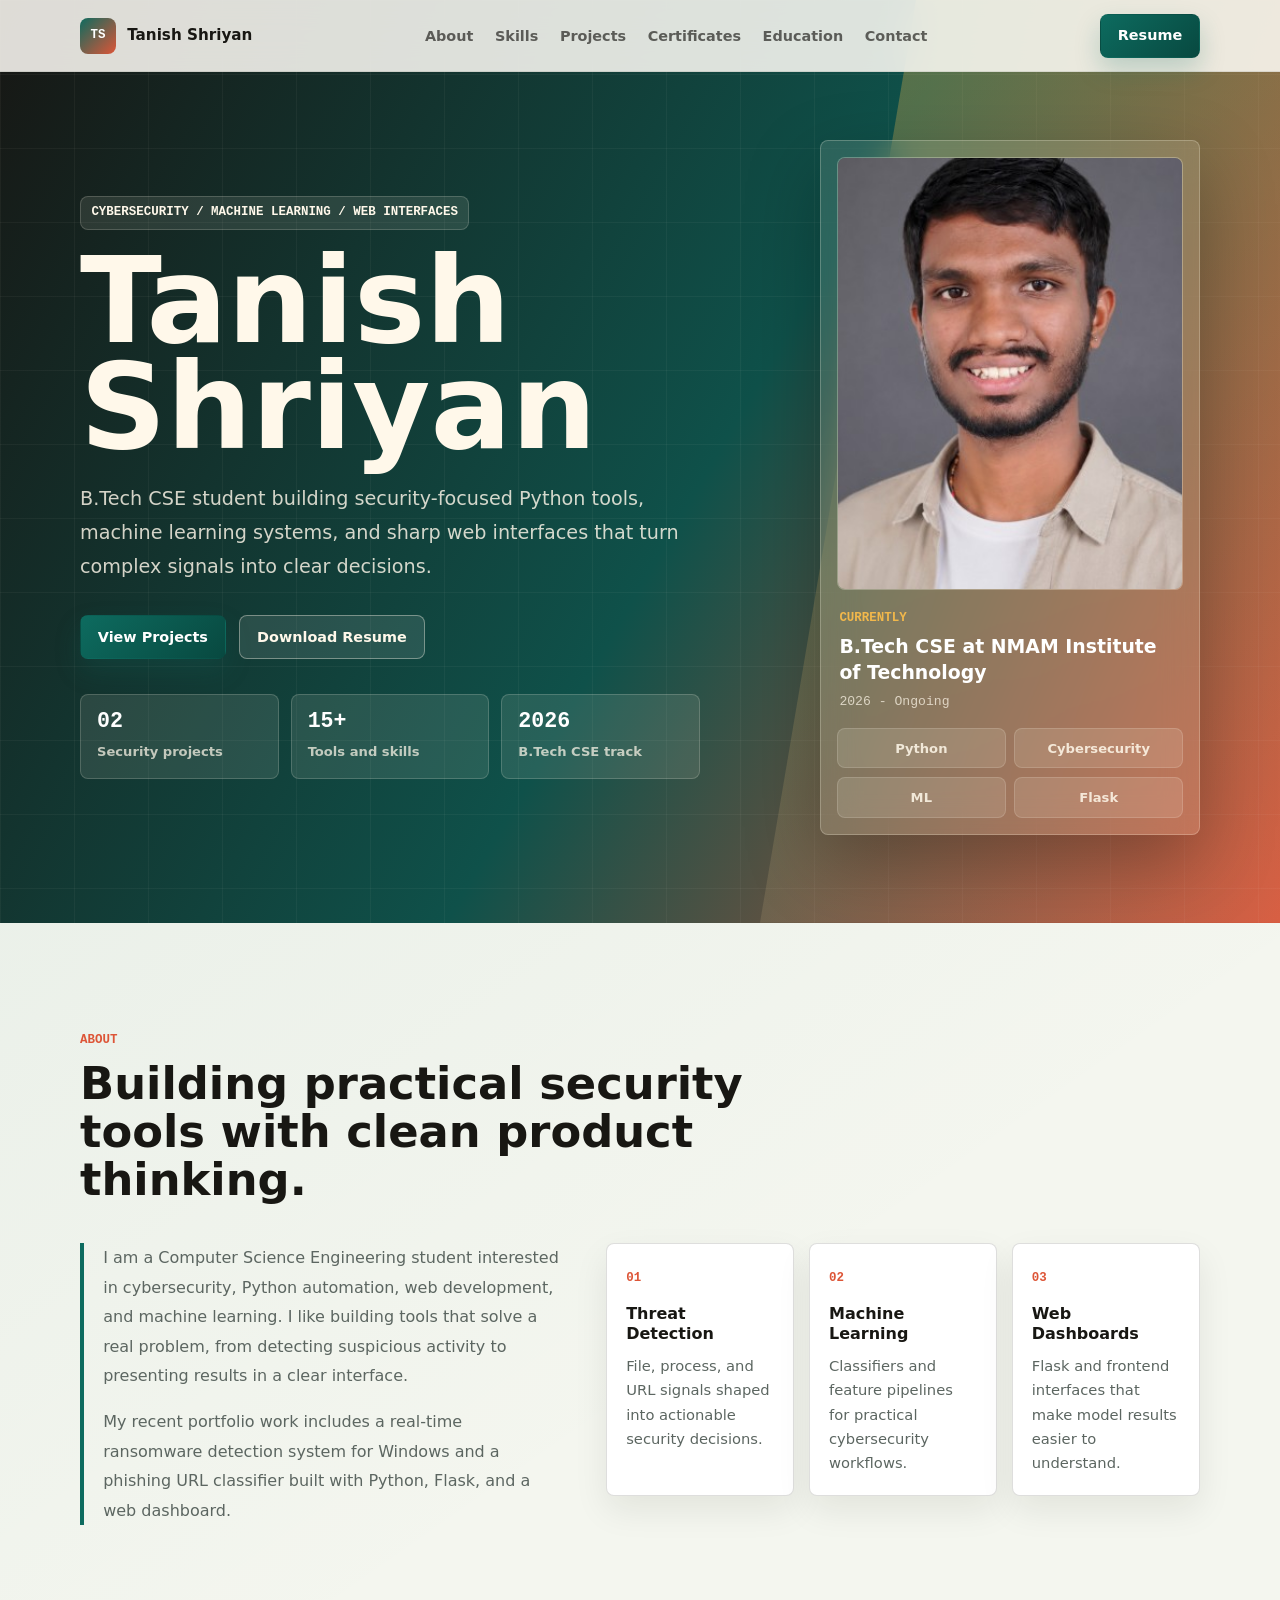
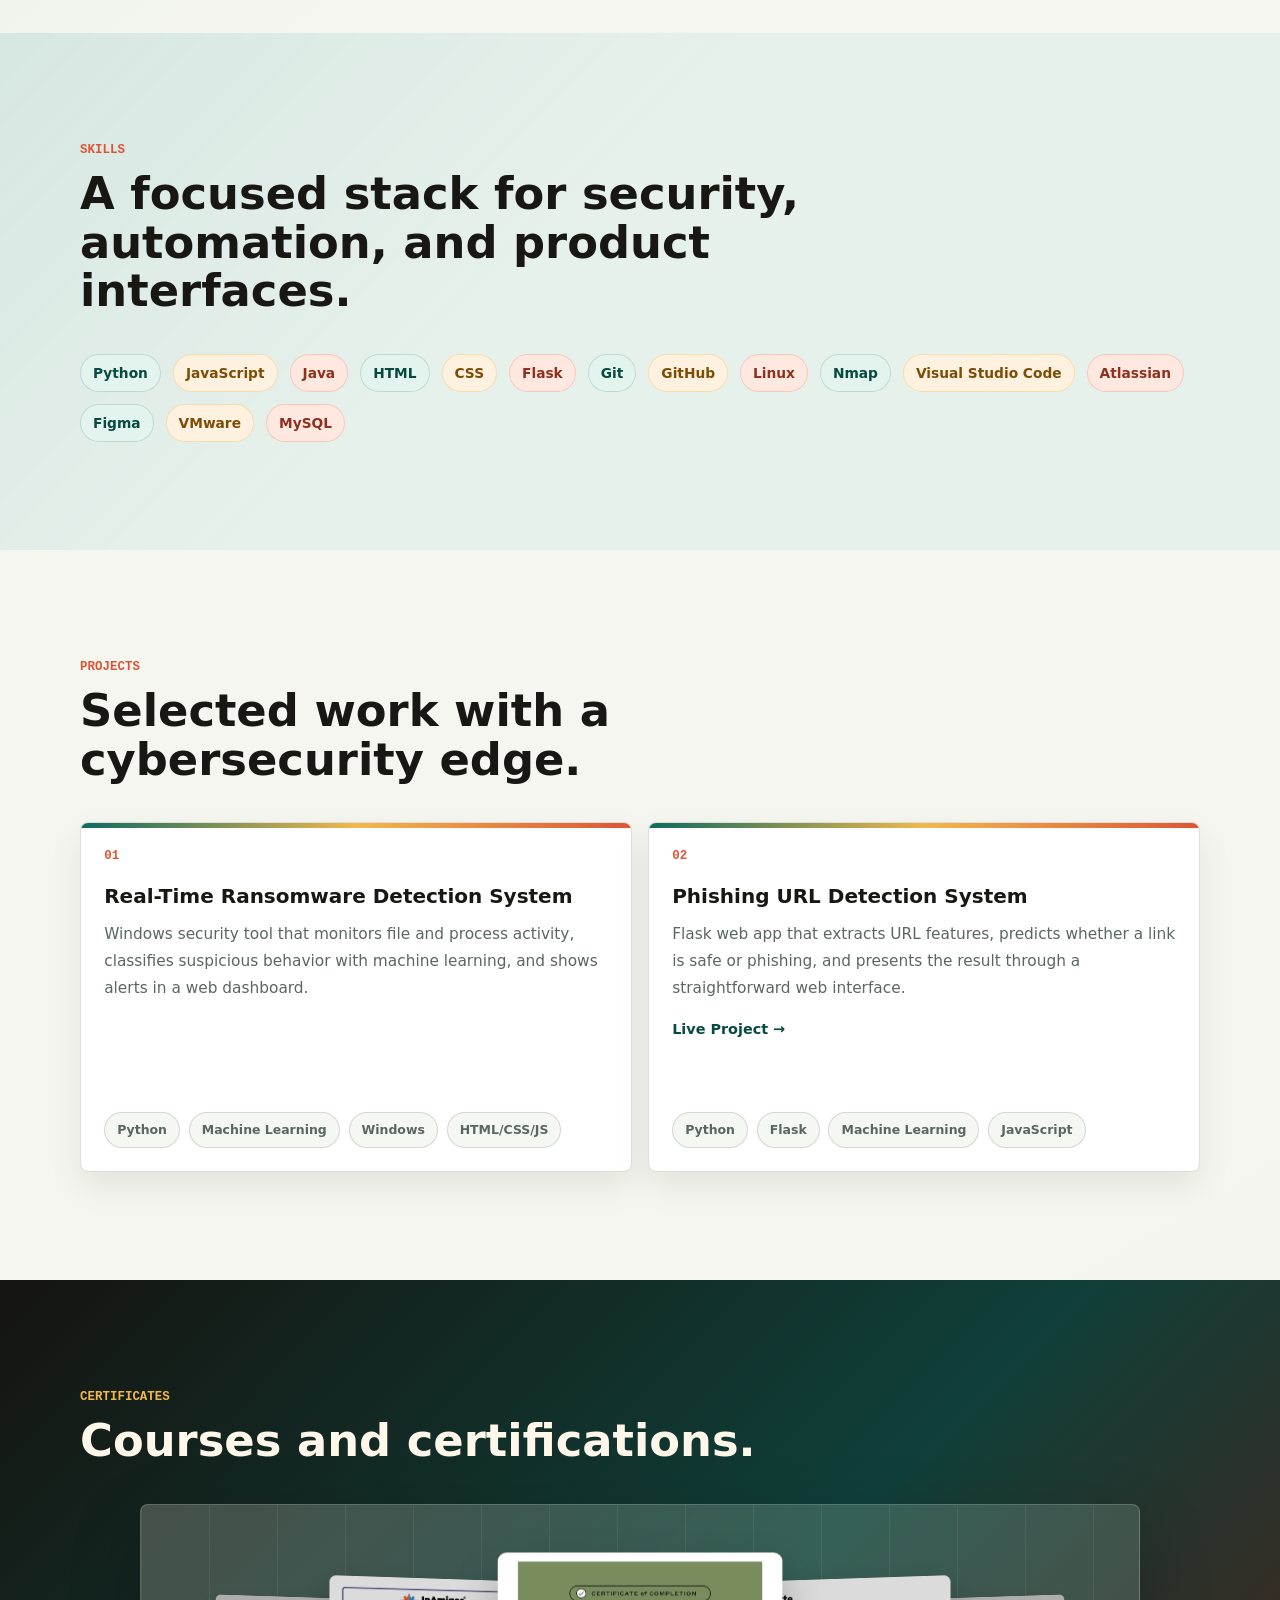
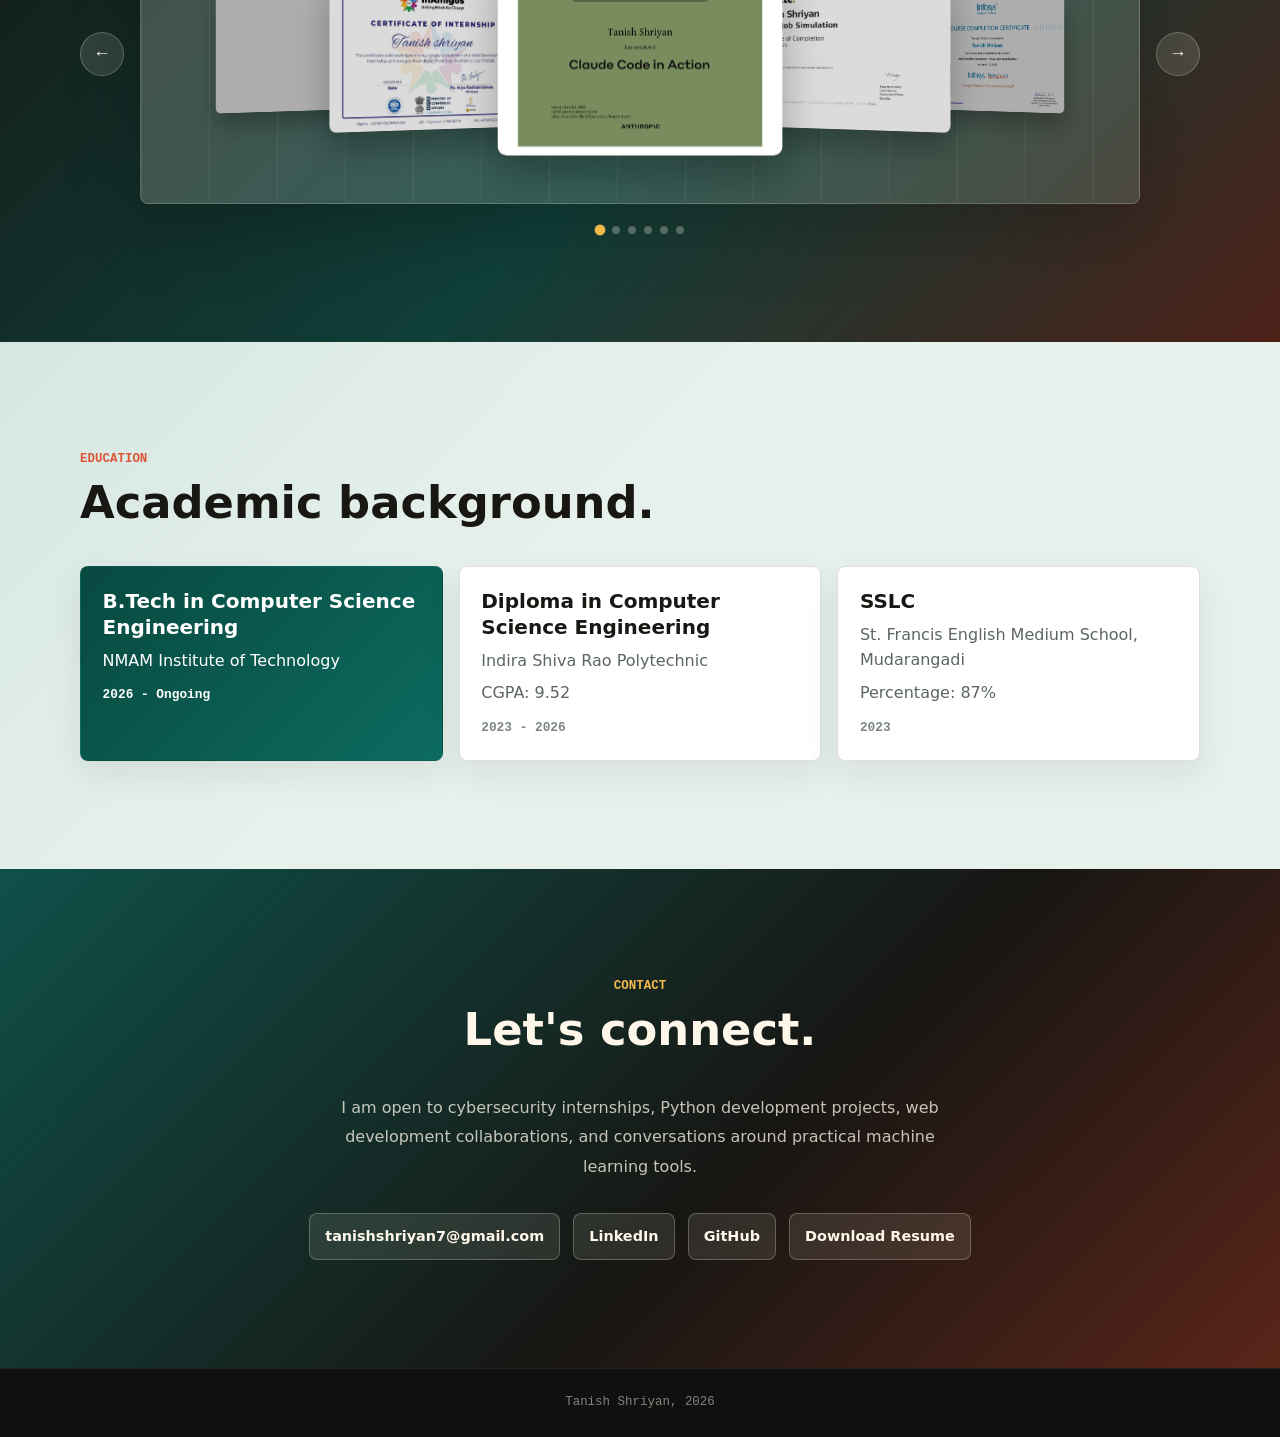
<file: index.html>
<!DOCTYPE html>
<html lang="en">
<head>
  <meta charset="UTF-8"/>
  <meta name="viewport" content="width=device-width, initial-scale=1.0"/>
  <title>Tanish Shriyan | Cybersecurity &amp; Web Development Portfolio</title>
  <meta name="description" content="Tanish Shriyan is a Computer Science Engineering student building Python cybersecurity tools, machine learning projects, Flask apps, phishing URL detection, and ransomware detection systems."/>
  <meta name="author" content="Tanish Shriyan"/>
  <meta name="robots" content="index, follow, max-snippet:-1, max-image-preview:large, max-video-preview:-1"/>
  <link rel="canonical" href="https://tanishshriyan.github.io/"/>
  <link rel="canonical" href="https://tanishshriyan.vercel.app"/>
  <meta property="og:type" content="profile"/>
  <meta property="og:url" content="https://tanishshriyan.github.io/"/>
  <meta property="og:title" content="Tanish Shriyan | Cybersecurity &amp; Web Development Portfolio"/>
  <meta property="og:description" content="Computer Science Engineering portfolio featuring Python cybersecurity tools, machine learning projects, Flask apps, phishing URL detection, and ransomware detection systems."/>
  <meta property="og:site_name" content="Tanish Shriyan Portfolio"/>
  <meta property="og:locale" content="en_IN"/>
  <meta property="profile:first_name" content="Tanish"/>
  <meta property="profile:last_name" content="Shriyan"/>
  <meta name="twitter:card" content="summary"/>
  <meta name="twitter:title" content="Tanish Shriyan | Cybersecurity &amp; Web Development Portfolio"/>
  <meta name="twitter:description" content="Python cybersecurity, machine learning, Flask, phishing URL detection, ransomware detection, and web development projects by Tanish Shriyan."/>
  <meta name="theme-color" content="#0d5f56"/>
  <link rel="stylesheet" href="styles.css"/>
  <script type="application/ld+json">
  {
    "@context": "https://schema.org",
    "@graph": [
      {
        "@type": "Person",
        "@id": "https://tanishshriyan.github.io/#person",
        "name": "Tanish Shriyan",
        "url": "https://tanishshriyan.github.io/",
        "jobTitle": "Computer Science Engineering Student",
        "description": "Computer Science Engineering student focused on Python cybersecurity tools, machine learning projects, Flask web apps, phishing URL detection, and ransomware detection systems.",
        "alumniOf": {
          "@type": "EducationalOrganization",
          "name": "Indira Shiva Rao Polytechnic"
        },
        "affiliation": {
          "@type": "EducationalOrganization",
          "name": "NMAM Institute of Technology"
        },
        "knowsAbout": [
          "Cybersecurity",
          "Python",
          "Machine Learning",
          "Flask",
          "Web Development",
          "Ransomware Detection",
          "Phishing URL Detection",
          "JavaScript",
          "Linux"
        ],
        "sameAs": [
          "https://www.linkedin.com/in/tanishshriyan",
          "https://github.com/Tanishshriyan",
          "https://tanishshriyan.vercel.app"
        ]
      },
      {
        "@type": "WebSite",
        "@id": "https://tanishshriyan.github.io/#website",
        "url": "https://tanishshriyan.github.io/",
        "name": "Tanish Shriyan Portfolio",
        "description": "Portfolio of Tanish Shriyan, featuring cybersecurity, Python, machine learning, Flask, and web development projects.",
        "publisher": {
          "@id": "https://tanishshriyan.github.io/#person"
        },
        "inLanguage": "en"
      },
      {
        "@type": "ProfilePage",
        "@id": "https://tanishshriyan.github.io/#profile",
        "url": "https://tanishshriyan.github.io/",
        "name": "Tanish Shriyan Cybersecurity and Web Development Portfolio",
        "description": "A portfolio page for Tanish Shriyan with Python cybersecurity projects, machine learning tools, and web development work.",
        "isPartOf": {
          "@id": "https://tanishshriyan.github.io/#website"
        },
        "about": {
          "@id": "https://tanishshriyan.github.io/#person"
        },
        "mainEntity": {
          "@id": "https://tanishshriyan.github.io/#person"
        },
        "keywords": [
          "Tanish Shriyan",
          "cybersecurity portfolio",
          "Python developer",
          "machine learning projects",
          "Flask developer",
          "ransomware detection system",
          "phishing URL detection",
          "web development portfolio",
          "Computer Science Engineering student",
          "tanishshriyan",
          "Tanishshriyan"
        ],
        "inLanguage": "en"
      },
      {
        "@type": "ItemList",
        "@id": "https://tanishshriyan.github.io/#projects-list",
        "name": "Cybersecurity and Web Development Projects",
        "itemListElement": [
          {
            "@type": "ListItem",
            "position": 1,
            "item": {
              "@type": "SoftwareSourceCode",
              "name": "Real-Time Ransomware Detection System",
              "description": "Windows cybersecurity tool that monitors file and process activity, classifies suspicious behavior with machine learning, and shows alerts in a web dashboard.",
              "programmingLanguage": [
                "Python",
                "JavaScript",
                "HTML",
                "CSS"
              ],
              "keywords": [
                "ransomware detection",
                "cybersecurity",
                "machine learning",
                "Windows security"
              ],
              "url": "https://tanishshriyan.github.io/#project-ransomware-detection",
              "author": {
                "@id": "https://tanishshriyan.github.io/#person"
              }
            }
          },
          {
            "@type": "ListItem",
            "position": 2,
            "item": {
              "@type": "SoftwareSourceCode",
              "name": "Phishing URL Detection System",
              "description": "Flask web app that extracts URL features, predicts whether a link is safe or phishing, and presents the result through a clear web interface.",
              "programmingLanguage": [
                "Python",
                "Flask",
                "JavaScript",
                "HTML",
                "CSS"
              ],
              "keywords": [
                "phishing URL detection",
                "cybersecurity",
                "Flask app",
                "machine learning classifier"
              ],
              "url": "https://phishing-detection-76wr.onrender.com",
              "author": {
                "@id": "https://tanishshriyan.github.io/#person"
              }
            }
          }
        ]
      }
    ]
  }
  </script>
</head>
<body>
  <nav class="site-nav" id="navbar" aria-label="Primary navigation">
    <a href="#hero" class="nav-logo" aria-label="Tanish Shriyan home">
      <span class="nav-mark">TS</span>
      <span>Tanish Shriyan</span>
    </a>

    <ul class="nav-links">
      <li><a href="#about">About</a></li>
      <li><a href="#skills">Skills</a></li>
      <li><a href="#projects">Projects</a></li>
      <li><a href="#certificates">Certificates</a></li>
      <li><a href="#education">Education</a></li>
      <li><a href="#contact">Contact</a></li>
    </ul>

    <a href="Tanish_Resume.pdf" class="nav-cta" download>Resume</a>

    <button class="hamburger" id="hamburger" type="button" aria-label="Open menu" aria-expanded="false">
      <span></span>
      <span></span>
      <span></span>
    </button>
  </nav>

  <div class="mobile-menu" id="mobileMenu">
    <a href="#about">About</a>
    <a href="#skills">Skills</a>
    <a href="#projects">Projects</a>
    <a href="#certificates">Certificates</a>
    <a href="#education">Education</a>
    <a href="#contact">Contact</a>
    <a href="Tanish_Resume.pdf" download>Download Resume</a>
  </div>

  <main>
    <section id="hero" class="hero-section">
      <div class="hero-content reveal">
        <p class="hero-kicker">Cybersecurity / Machine Learning / Web Interfaces</p>
        <h1>Tanish Shriyan</h1>
        <p class="hero-lede">
          B.Tech CSE student building security-focused Python tools, machine learning systems,
          and sharp web interfaces that turn complex signals into clear decisions.
        </p>

        <div class="hero-actions">
          <a href="#projects" class="button button-primary">View Projects</a>
          <a href="Tanish_Resume.pdf" class="button button-secondary" download>Download Resume</a>
        </div>

        <div class="hero-metrics" aria-label="Portfolio highlights">
          <div>
            <strong>02</strong>
            <span>Security projects</span>
          </div>
          <div>
            <strong>15+</strong>
            <span>Tools and skills</span>
          </div>
          <div>
            <strong>2026</strong>
            <span>B.Tech CSE track</span>
          </div>
        </div>
      </div>

      <aside class="hero-panel reveal" aria-label="Profile summary">
        <div class="portrait-shell">
          <img src="certificates/profile.jpeg" alt="Tanish Shriyan" class="hero-avatar" fetchpriority="high" decoding="async" />
        </div>

        <div class="profile-summary">
          <p class="panel-label">Currently</p>
          <h2>B.Tech CSE at NMAM Institute of Technology</h2>
          <p>2026 - Ongoing</p>
        </div>

        <div class="focus-strip" aria-label="Core focus areas">
          <span>Python</span>
          <span>Cybersecurity</span>
          <span>ML</span>
          <span>Flask</span>
        </div>
      </aside>
    </section>

    <section id="about" class="section">
      <div class="section-heading reveal">
        <p class="eyebrow">About</p>
        <h2>Building practical security tools with clean product thinking.</h2>
      </div>

      <div class="about-layout reveal">
        <div class="about-copy">
          <p>
            I am a Computer Science Engineering student interested in cybersecurity,
            Python automation, web development, and machine learning. I like building tools that
            solve a real problem, from detecting suspicious activity to presenting results in a
            clear interface.
          </p>
          <p>
            My recent portfolio work includes a real-time ransomware detection system for
            Windows and a phishing URL classifier built with Python, Flask, and a web dashboard.
          </p>
        </div>

        <div class="about-points" aria-label="Focus areas">
          <article class="about-point">
            <span>01</span>
            <h3>Threat Detection</h3>
            <p>File, process, and URL signals shaped into actionable security decisions.</p>
          </article>
          <article class="about-point">
            <span>02</span>
            <h3>Machine Learning</h3>
            <p>Classifiers and feature pipelines for practical cybersecurity workflows.</p>
          </article>
          <article class="about-point">
            <span>03</span>
            <h3>Web Dashboards</h3>
            <p>Flask and frontend interfaces that make model results easier to understand.</p>
          </article>
        </div>
      </div>
    </section>

    <section id="skills" class="section section-muted">
      <div class="section-heading reveal">
        <p class="eyebrow">Skills</p>
        <h2>A focused stack for security, automation, and product interfaces.</h2>
      </div>

      <div class="skills-list reveal">
        <span>Python</span>
        <span>JavaScript</span>
        <span>Java</span>
        <span>HTML</span>
        <span>CSS</span>
        <span>Flask</span>
        <span>Git</span>
        <span>GitHub</span>
        <span>Linux</span>
        <span>Nmap</span>
        <span>Visual Studio Code</span>
        <span>Atlassian</span>
        <span>Figma</span>
        <span>VMware</span>
        <span>MySQL</span>
      </div>
    </section>

    <section id="projects" class="section">
      <div class="section-heading reveal">
        <p class="eyebrow">Projects</p>
        <h2>Selected work with a cybersecurity edge.</h2>
      </div>

      <div class="project-grid">
        <article class="project-card reveal" id="project-ransomware-detection">
          <p class="project-index">01</p>
          <h3>Real-Time Ransomware Detection System</h3>
          <p>
            Windows security tool that monitors file and process activity, classifies suspicious
            behavior with machine learning, and shows alerts in a web dashboard.
          </p>
          <div class="project-tags">
            <span>Python</span>
            <span>Machine Learning</span>
            <span>Windows</span>
            <span>HTML/CSS/JS</span>
          </div>
        </article>

        <article class="project-card reveal" id="project-phishing-url-detection">
          <p class="project-index">02</p>
          <h3>Phishing URL Detection System</h3>
          <p>
            Flask web app that extracts URL features, predicts whether a link is safe or phishing,
            and presents the result through a straightforward web interface.
          </p>
          <a
            class="project-link"
            href="https://phishing-detection-76wr.onrender.com"
            target="_blank"
            rel="noopener noreferrer"
          >
            Live Project &#8594;
          </a>
          <div class="project-tags">
            <span>Python</span>
            <span>Flask</span>
            <span>Machine Learning</span>
            <span>JavaScript</span>
          </div>
        </article>
      </div>
    </section>

    <section id="certificates" class="section section-contrast">
      <div class="section-heading reveal">
        <p class="eyebrow">Certificates</p>
        <h2>Courses and certifications.</h2>
      </div>

      <div class="cert-slider reveal">
        <button class="cert-arrow cert-arrow-left" id="certPrev" type="button" aria-label="Previous certificate">&#8592;</button>

        <div class="cert-stage" id="certStage">
          <div class="cert-track" id="certTrack">
            <div class="cert-card"><img src="certificates/cert1.jpeg" alt="Certificate 1" loading="lazy" decoding="async" /></div>
            <div class="cert-card"><img src="certificates/cert2.jpeg" alt="Certificate 2" loading="lazy" decoding="async" /></div>
            <div class="cert-card"><img src="certificates/cert3.jpeg" alt="Certificate 3" loading="lazy" decoding="async" /></div>
            <div class="cert-card"><img src="certificates/cert4.jpg" alt="Certificate 4" loading="lazy" decoding="async" /></div>
            <div class="cert-card"><img src="certificates/cert5.jpeg" alt="Certificate 5" loading="lazy" decoding="async" /></div>
            <div class="cert-card"><img src="certificates/cert6.jpg" alt="Certificate 6" loading="lazy" decoding="async" /></div>
          </div>
        </div>

        <button class="cert-arrow cert-arrow-right" id="certNext" type="button" aria-label="Next certificate">&#8594;</button>
      </div>

      <div class="cert-dots" id="certDots"></div>
    </section>

    <section id="education" class="section section-muted">
      <div class="section-heading reveal">
        <p class="eyebrow">Education</p>
        <h2>Academic background.</h2>
      </div>

      <div class="education-list reveal">
        <div>
          <h3>B.Tech in Computer Science Engineering</h3>
          <p>NMAM Institute of Technology</p>
          <span>2026 - Ongoing</span>
        </div>
        <div>
          <h3>Diploma in Computer Science Engineering</h3>
          <p>Indira Shiva Rao Polytechnic</p>
          <p>CGPA: 9.52</p>
          <span>2023 - 2026</span>
        </div>
        <div>
          <h3>SSLC</h3>
          <p>St. Francis English Medium School, Mudarangadi</p>
          <p>Percentage: 87%</p>
          <span>2023</span>
        </div>
      </div>
    </section>

    <section id="contact" class="section contact-section">
      <div class="section-heading reveal">
        <p class="eyebrow">Contact</p>
        <h2>Let's connect.</h2>
      </div>

      <p class="contact-copy reveal">
        I am open to cybersecurity internships, Python development projects, web development
        collaborations, and conversations around practical machine learning tools.
      </p>

      <div class="contact-links reveal">
        <a href="mailto:tanishshriyan7@gmail.com">tanishshriyan7@gmail.com</a>
        <a href="https://www.linkedin.com/in/tanishshriyan" target="_blank" rel="noopener noreferrer">LinkedIn</a>
        <a href="https://github.com/Tanishshriyan" target="_blank" rel="noopener noreferrer">GitHub</a>
        <a href="Tanish_Resume.pdf" download>Download Resume</a>
      </div>
    </section>
  </main>

  <footer>
    <span>Tanish Shriyan, 2026</span>
  </footer>

  <script src="script.js"></script>
</body>
</html>
</file>
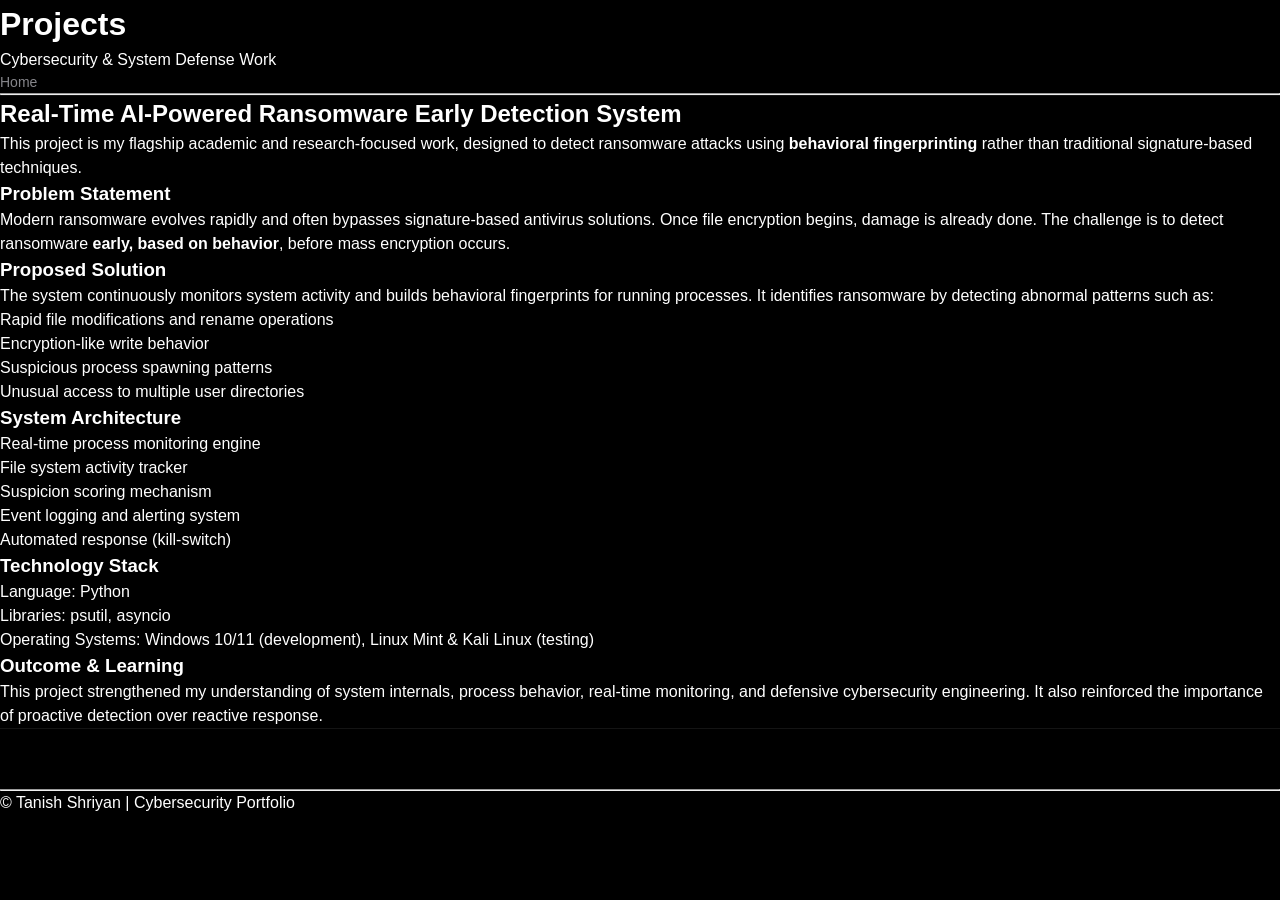
<file: projects.html>
<!DOCTYPE html>
<html lang="en">
<head>
<meta charset="UTF-8">
<title>Projects | Tanish Shriyan</title>
<meta name="viewport" content="width=device-width, initial-scale=1.0">
<link rel="stylesheet" href="style.css">
</head>

<body>

<header>
  <h1>Projects</h1>
  <p>Cybersecurity & System Defense Work</p>
  <nav>
    <a href="index.html">Home</a>
  </nav>
  <hr>
</header>

<main>

<section>
<h2>Real-Time AI-Powered Ransomware Early Detection System</h2>

<p>
This project is my flagship academic and research-focused work, designed to detect
ransomware attacks using <strong>behavioral fingerprinting</strong> rather than
traditional signature-based techniques.
</p>
</section>

<section>
<h3>Problem Statement</h3>
<p>
Modern ransomware evolves rapidly and often bypasses signature-based antivirus solutions.
Once file encryption begins, damage is already done. The challenge is to detect ransomware
<strong>early, based on behavior</strong>, before mass encryption occurs.
</p>
</section>

<section>
<h3>Proposed Solution</h3>
<p>
The system continuously monitors system activity and builds behavioral fingerprints
for running processes. It identifies ransomware by detecting abnormal patterns such as:
</p>

<ul>
<li>Rapid file modifications and rename operations</li>
<li>Encryption-like write behavior</li>
<li>Suspicious process spawning patterns</li>
<li>Unusual access to multiple user directories</li>
</ul>
</section>

<section>
<h3>System Architecture</h3>
<ul>
<li>Real-time process monitoring engine</li>
<li>File system activity tracker</li>
<li>Suspicion scoring mechanism</li>
<li>Event logging and alerting system</li>
<li>Automated response (kill-switch)</li>
</ul>
</section>

<section>
<h3>Technology Stack</h3>
<ul>
<li>Language: Python</li>
<li>Libraries: psutil, asyncio</li>
<li>Operating Systems: Windows 10/11 (development), Linux Mint & Kali Linux (testing)</li>
</ul>
</section>

<section>
<h3>Outcome & Learning</h3>
<p>
This project strengthened my understanding of system internals, process behavior,
real-time monitoring, and defensive cybersecurity engineering. It also reinforced
the importance of proactive detection over reactive response.
</p>
</section>

</main>

<footer>
<hr>
<p>© Tanish Shriyan | Cybersecurity Portfolio</p>
</footer>

</body>
</html>
</file>
<file: styles.css>
:root {
  color-scheme: light;
  --bg: #f4f6ef;
  --surface: #fffdf7;
  --surface-strong: #ffffff;
  --surface-muted: #e7f1ec;
  --text: #181713;
  --muted: #5c6661;
  --soft: #7c877f;
  --border: rgba(24, 23, 19, 0.14);
  --accent: #0d6b5f;
  --accent-strong: #084940;
  --coral: #dd5537;
  --amber: #f2b84b;
  --aqua: #74d6c4;
  --cream: #fff8ea;
  --shadow: 0 22px 60px rgba(24, 23, 19, 0.13);
  --shadow-soft: 0 14px 34px rgba(24, 23, 19, 0.08);
  --radius: 8px;
  --max: 1120px;
  --transition: 180ms ease;
  --sans: Inter, ui-sans-serif, system-ui, -apple-system, BlinkMacSystemFont, "Segoe UI", sans-serif;
  --mono: "SFMono-Regular", Consolas, "Liberation Mono", monospace;
}

*, *::before, *::after {
  box-sizing: border-box;
}

* {
  margin: 0;
  padding: 0;
  letter-spacing: 0;
}

html {
  scroll-behavior: smooth;
  font-size: 16px;
}

body {
  min-height: 100vh;
  background:
    linear-gradient(145deg, rgba(13, 107, 95, 0.08), transparent 34%),
    linear-gradient(330deg, rgba(221, 85, 55, 0.08), transparent 36%),
    var(--bg);
  color: var(--text);
  font-family: var(--sans);
  line-height: 1.6;
  overflow-x: hidden;
}

::selection {
  background: rgba(242, 184, 75, 0.45);
}

a {
  color: inherit;
}

a:focus-visible,
button:focus-visible {
  outline: 3px solid rgba(242, 184, 75, 0.75);
  outline-offset: 3px;
}

.site-nav {
  position: fixed;
  top: 0;
  left: 0;
  right: 0;
  z-index: 20;
  display: flex;
  align-items: center;
  justify-content: space-between;
  height: 72px;
  padding: 0 max(1.25rem, calc((100% - var(--max)) / 2));
  background: rgba(255, 253, 247, 0.86);
  border-bottom: 1px solid rgba(24, 23, 19, 0.09);
  backdrop-filter: blur(18px);
}

.nav-logo {
  display: inline-flex;
  align-items: center;
  gap: 0.7rem;
  color: var(--text);
  font-size: 0.95rem;
  font-weight: 800;
  text-decoration: none;
}

.nav-mark {
  display: inline-grid;
  place-items: center;
  width: 36px;
  height: 36px;
  background: linear-gradient(135deg, var(--accent), var(--coral));
  border-radius: var(--radius);
  color: #ffffff;
  font-family: var(--mono);
  font-size: 0.78rem;
  font-weight: 800;
}

.nav-links {
  display: flex;
  align-items: center;
  gap: 1.35rem;
  list-style: none;
}

.nav-links a {
  position: relative;
  color: rgba(24, 23, 19, 0.66);
  font-size: 0.9rem;
  font-weight: 700;
  text-decoration: none;
  transition: color var(--transition);
}

.nav-links a::after {
  content: "";
  position: absolute;
  left: 0;
  right: 0;
  bottom: -0.35rem;
  height: 2px;
  background: var(--coral);
  transform: scaleX(0);
  transform-origin: left;
  transition: transform var(--transition);
}

.nav-links a:hover,
.nav-links a.active {
  color: var(--accent-strong);
}

.nav-links a:hover::after,
.nav-links a.active::after {
  transform: scaleX(1);
}

.nav-cta,
.button {
  display: inline-flex;
  align-items: center;
  justify-content: center;
  min-height: 44px;
  padding: 0.78rem 1.05rem;
  border: 1px solid transparent;
  border-radius: var(--radius);
  font-size: 0.9rem;
  font-weight: 800;
  line-height: 1;
  text-decoration: none;
  white-space: nowrap;
  transition: transform var(--transition), border-color var(--transition), background var(--transition), color var(--transition), box-shadow var(--transition);
}

.nav-cta,
.button-primary {
  background: linear-gradient(135deg, var(--accent), var(--accent-strong));
  color: #ffffff;
  box-shadow: 0 12px 26px rgba(13, 107, 95, 0.22);
}

.nav-cta:hover,
.button-primary:hover {
  background: linear-gradient(135deg, var(--coral), #b93f28);
  transform: translateY(-2px);
  box-shadow: 0 16px 32px rgba(221, 85, 55, 0.24);
}

.button-secondary {
  background: rgba(255, 253, 247, 0.1);
  color: var(--cream);
  border-color: rgba(255, 248, 234, 0.38);
}

.button-secondary:hover {
  background: rgba(255, 248, 234, 0.16);
  border-color: rgba(255, 248, 234, 0.7);
  transform: translateY(-2px);
}

.hamburger {
  display: none;
  width: 44px;
  height: 44px;
  align-items: center;
  justify-content: center;
  flex-direction: column;
  gap: 5px;
  background: var(--surface-strong);
  border: 1px solid var(--border);
  border-radius: var(--radius);
  cursor: pointer;
}

.hamburger span {
  display: block;
  width: 18px;
  height: 2px;
  background: var(--text);
  border-radius: 999px;
}

.mobile-menu {
  position: fixed;
  top: 72px;
  left: 0;
  right: 0;
  z-index: 19;
  display: none;
  padding: 1rem max(1.25rem, calc((100% - var(--max)) / 2)) 1.25rem;
  background: rgba(255, 253, 247, 0.98);
  border-bottom: 1px solid var(--border);
  box-shadow: var(--shadow-soft);
  backdrop-filter: blur(18px);
}

.mobile-menu.open {
  display: grid;
  gap: 0.85rem;
}

.mobile-menu a {
  color: var(--muted);
  font-size: 0.95rem;
  font-weight: 800;
  text-decoration: none;
}

main {
  width: 100%;
}

.hero-section {
  position: relative;
  isolation: isolate;
  display: grid;
  grid-template-columns: minmax(0, 1.08fr) minmax(310px, 0.72fr);
  gap: 4.5rem;
  align-items: center;
  min-height: 100svh;
  padding: 8.75rem max(1.25rem, calc((100% - var(--max)) / 2)) 5.5rem;
  background:
    linear-gradient(120deg, #171613 0%, #0f514a 54%, #d55235 100%);
  color: var(--cream);
  overflow: hidden;
}

.hero-section::before {
  content: "";
  position: absolute;
  inset: 0;
  z-index: -2;
  background-image:
    linear-gradient(rgba(255, 248, 234, 0.08) 1px, transparent 1px),
    linear-gradient(90deg, rgba(255, 248, 234, 0.08) 1px, transparent 1px);
  background-size: 74px 74px;
  opacity: 0.55;
}

.hero-section::after {
  content: "";
  position: absolute;
  top: 0;
  right: 0;
  bottom: 0;
  z-index: -1;
  width: min(42%, 520px);
  background: linear-gradient(160deg, rgba(242, 184, 75, 0.34), rgba(255, 248, 234, 0.08));
  clip-path: polygon(30% 0, 100% 0, 100% 100%, 0 100%);
}

.hero-content {
  max-width: 740px;
}

.hero-kicker,
.eyebrow,
.panel-label {
  color: var(--amber);
  font-family: var(--mono);
  font-size: 0.78rem;
  font-weight: 800;
  text-transform: uppercase;
}

.hero-kicker {
  display: inline-flex;
  align-items: center;
  min-height: 34px;
  padding: 0.35rem 0.65rem;
  background: rgba(255, 248, 234, 0.1);
  border: 1px solid rgba(255, 248, 234, 0.18);
  border-radius: var(--radius);
  color: var(--cream);
}

h1 {
  max-width: 780px;
  margin-top: 1.15rem;
  color: var(--cream);
  font-size: 7.5rem;
  font-weight: 900;
  line-height: 0.88;
}

.hero-lede {
  max-width: 660px;
  margin-top: 1.45rem;
  color: rgba(255, 248, 234, 0.82);
  font-size: 1.2rem;
  line-height: 1.75;
}

.hero-actions {
  display: flex;
  flex-wrap: wrap;
  gap: 0.85rem;
  margin-top: 2rem;
}

.hero-metrics {
  display: grid;
  grid-template-columns: repeat(3, minmax(0, 1fr));
  gap: 0.75rem;
  max-width: 620px;
  margin-top: 2.2rem;
}

.hero-metrics div {
  min-width: 0;
  padding: 1rem;
  background: rgba(255, 248, 234, 0.1);
  border: 1px solid rgba(255, 248, 234, 0.18);
  border-radius: var(--radius);
}

.hero-metrics strong {
  display: block;
  color: #ffffff;
  font-family: var(--mono);
  font-size: 1.35rem;
  line-height: 1;
}

.hero-metrics span {
  display: block;
  margin-top: 0.5rem;
  color: rgba(255, 248, 234, 0.72);
  font-size: 0.82rem;
  font-weight: 700;
}

.hero-panel {
  display: flex;
  flex-direction: column;
  gap: 1rem;
  justify-self: end;
  width: min(100%, 380px);
  padding: 1rem;
  background: rgba(255, 248, 234, 0.12);
  border: 1px solid rgba(255, 248, 234, 0.24);
  border-radius: var(--radius);
  box-shadow: 0 28px 75px rgba(0, 0, 0, 0.28);
  backdrop-filter: blur(18px);
}

.portrait-shell {
  position: relative;
  overflow: hidden;
  aspect-ratio: 4 / 5;
  border-radius: var(--radius);
  border: 1px solid rgba(255, 248, 234, 0.24);
  background: rgba(255, 248, 234, 0.08);
}

.hero-avatar {
  display: block;
  width: 100%;
  height: 100%;
  object-fit: cover;
  object-position: center;
}

.profile-summary {
  padding: 0.2rem 0.15rem 0;
}

.profile-summary h2 {
  margin-top: 0.35rem;
  color: #ffffff;
  font-size: 1.18rem;
  line-height: 1.35;
}

.profile-summary p:last-child {
  margin-top: 0.35rem;
  color: rgba(255, 248, 234, 0.72);
  font-family: var(--mono);
  font-size: 0.82rem;
}

.focus-strip {
  display: grid;
  grid-template-columns: repeat(2, minmax(0, 1fr));
  gap: 0.55rem;
}

.focus-strip span {
  min-width: 0;
  padding: 0.55rem 0.65rem;
  background: rgba(255, 248, 234, 0.12);
  border: 1px solid rgba(255, 248, 234, 0.16);
  border-radius: var(--radius);
  color: rgba(255, 248, 234, 0.86);
  font-size: 0.82rem;
  font-weight: 800;
  text-align: center;
}

.section {
  padding: 6.75rem 0;
}

.section > * {
  width: min(100% - 2.5rem, var(--max));
  margin-left: auto;
  margin-right: auto;
}

.section-muted {
  background:
    linear-gradient(135deg, rgba(13, 107, 95, 0.08), transparent 42%),
    var(--surface-muted);
}

.section-contrast {
  background: linear-gradient(135deg, #151410 0%, #103f39 56%, #4d2118 100%);
  color: var(--cream);
}

.section-heading {
  display: grid;
  gap: 0.55rem;
  margin-bottom: 2.4rem;
}

.eyebrow {
  color: var(--coral);
}

.section-contrast .eyebrow {
  color: var(--amber);
}

.section-heading h2 {
  max-width: 780px;
  color: var(--text);
  font-size: 2.8rem;
  line-height: 1.08;
}

.section-contrast .section-heading h2,
.contact-section .section-heading h2 {
  color: var(--cream);
}

.about-layout {
  display: grid;
  grid-template-columns: minmax(0, 0.9fr) minmax(0, 1.1fr);
  gap: 2.5rem;
  align-items: start;
}

.about-copy {
  display: grid;
  gap: 1rem;
  padding-left: 1.2rem;
  border-left: 4px solid var(--accent);
}

.about-copy p,
.contact-copy {
  color: var(--muted);
  font-size: 1rem;
  line-height: 1.85;
}

.about-points {
  display: grid;
  grid-template-columns: repeat(3, minmax(0, 1fr));
  gap: 0.9rem;
}

.about-point {
  min-width: 0;
  padding: 1.2rem;
  background: var(--surface-strong);
  border: 1px solid var(--border);
  border-radius: var(--radius);
  box-shadow: var(--shadow-soft);
}

.about-point span,
.project-index {
  color: var(--coral);
  font-family: var(--mono);
  font-size: 0.78rem;
  font-weight: 900;
}

.about-point h3 {
  margin-top: 0.9rem;
  color: var(--text);
  font-size: 1rem;
  line-height: 1.3;
}

.about-point p {
  margin-top: 0.55rem;
  color: var(--muted);
  font-size: 0.92rem;
  line-height: 1.65;
}

.skills-list {
  display: flex;
  flex-wrap: wrap;
  gap: 0.75rem;
}

.skills-list span,
.project-tags span {
  display: inline-flex;
  align-items: center;
  min-height: 36px;
  padding: 0.45rem 0.75rem;
  background: var(--surface-strong);
  border: 1px solid var(--border);
  border-radius: 999px;
  color: var(--muted);
  font-size: 0.86rem;
  font-weight: 800;
}

.skills-list span:nth-child(3n + 1) {
  background: #e3f4ee;
  border-color: rgba(13, 107, 95, 0.18);
  color: var(--accent-strong);
}

.skills-list span:nth-child(3n + 2) {
  background: #fff1df;
  border-color: rgba(242, 184, 75, 0.36);
  color: #7c4d06;
}

.skills-list span:nth-child(3n + 3) {
  background: #ffe8e0;
  border-color: rgba(221, 85, 55, 0.22);
  color: #8f311f;
}

.project-grid {
  display: grid;
  grid-template-columns: repeat(2, minmax(0, 1fr));
  gap: 1rem;
}

.project-card {
  position: relative;
  display: flex;
  flex-direction: column;
  min-height: 350px;
  padding: 1.45rem;
  overflow: hidden;
  background: var(--surface-strong);
  border: 1px solid var(--border);
  border-radius: var(--radius);
  box-shadow: var(--shadow-soft);
  transition: transform var(--transition), border-color var(--transition), box-shadow var(--transition);
}

.project-card::before {
  content: "";
  position: absolute;
  top: 0;
  left: 0;
  right: 0;
  height: 5px;
  background: linear-gradient(90deg, var(--accent), var(--amber), var(--coral));
}

.project-card:hover {
  border-color: rgba(13, 107, 95, 0.35);
  box-shadow: var(--shadow);
  transform: translateY(-4px);
}

.project-index {
  margin-bottom: 1rem;
}

.project-card h3,
.education-list h3 {
  color: var(--text);
  font-size: 1.25rem;
  line-height: 1.3;
}

.project-card p:not(.project-index) {
  margin-top: 0.8rem;
  color: var(--muted);
  font-size: 0.96rem;
  line-height: 1.75;
}

.project-link {
  align-self: flex-start;
  margin-top: 1rem;
  color: var(--accent-strong);
  font-size: 0.9rem;
  font-weight: 900;
  text-decoration: none;
  transition: color var(--transition), transform var(--transition);
}

.project-link:hover,
.project-link:focus-visible {
  color: var(--coral);
  transform: translateX(3px);
}

.project-tags {
  display: flex;
  flex-wrap: wrap;
  gap: 0.55rem;
  margin-top: auto;
  padding-top: 1.5rem;
}

.project-tags span {
  min-height: 32px;
  background: #f5f7f2;
  font-size: 0.78rem;
}

.cert-slider {
  position: relative;
  display: flex;
  align-items: center;
  justify-content: center;
  gap: 1rem;
  width: min(100% - 2.5rem, var(--max));
  margin: 0 auto;
}

.cert-stage {
  position: relative;
  flex: 1;
  min-width: 0;
  height: 300px;
  background:
    linear-gradient(135deg, rgba(255, 248, 234, 0.15), rgba(116, 214, 196, 0.09)),
    rgba(255, 248, 234, 0.08);
  border: 1px solid rgba(255, 248, 234, 0.18);
  border-radius: var(--radius);
  box-shadow: 0 24px 70px rgba(0, 0, 0, 0.22);
  overflow: hidden;
}

.cert-stage::before {
  content: "";
  position: absolute;
  inset: 0;
  background-image: linear-gradient(90deg, rgba(255, 248, 234, 0.08) 1px, transparent 1px);
  background-size: 68px 68px;
  pointer-events: none;
}

.cert-track {
  position: absolute;
  inset: 0;
  display: flex;
  align-items: center;
  justify-content: center;
  perspective: 1300px;
}

.cert-card {
  position: absolute;
  width: 250px;
  height: 178px;
  overflow: hidden;
  background: #ffffff;
  border: 1px solid rgba(255, 248, 234, 0.28);
  border-radius: var(--radius);
  box-shadow: 0 18px 36px rgba(0, 0, 0, 0.28);
  transition: transform 480ms ease, opacity 480ms ease, filter 480ms ease, z-index 0ms;
}

.cert-card img {
  display: block;
  width: 100%;
  height: 100%;
  object-fit: contain;
  background: #ffffff;
}

.cert-card[data-pos="center"] {
  z-index: 5;
  opacity: 1;
  filter: none;
  transform: translateX(0) translateZ(0) rotateY(0deg) scale(1.14);
}

.cert-card[data-pos="left1"] {
  z-index: 4;
  opacity: 1;
  filter: brightness(0.86);
  transform: translateX(-220px) translateZ(-80px) rotateY(32deg) scale(0.9);
}

.cert-card[data-pos="right1"] {
  z-index: 4;
  opacity: 1;
  filter: brightness(0.86);
  transform: translateX(220px) translateZ(-80px) rotateY(-32deg) scale(0.9);
}

.cert-card[data-pos="left2"] {
  z-index: 3;
  opacity: 1;
  filter: brightness(0.68);
  transform: translateX(-390px) translateZ(-160px) rotateY(42deg) scale(0.72);
}

.cert-card[data-pos="right2"] {
  z-index: 3;
  opacity: 1;
  filter: brightness(0.68);
  transform: translateX(390px) translateZ(-160px) rotateY(-42deg) scale(0.72);
}

.cert-card[data-pos="hidden"] {
  z-index: 1;
  opacity: 0;
  transform: translateX(0) translateZ(-260px) scale(0.6);
}

.cert-arrow {
  display: flex;
  align-items: center;
  justify-content: center;
  width: 44px;
  height: 44px;
  flex: none;
  background: rgba(255, 248, 234, 0.12);
  border: 1px solid rgba(255, 248, 234, 0.24);
  border-radius: 999px;
  color: var(--cream);
  font-size: 1.1rem;
  cursor: pointer;
  transition: border-color var(--transition), color var(--transition), transform var(--transition), background var(--transition);
}

.cert-arrow:hover {
  background: rgba(255, 248, 234, 0.18);
  border-color: rgba(242, 184, 75, 0.8);
  color: #ffffff;
  transform: translateY(-2px);
}

.cert-dots {
  display: flex;
  justify-content: center;
  gap: 0.5rem;
  margin-top: 1.4rem;
}

.cert-dot {
  width: 8px;
  height: 8px;
  border: none;
  border-radius: 999px;
  background: rgba(255, 248, 234, 0.32);
  cursor: pointer;
  transition: background var(--transition), transform var(--transition);
}

.cert-dot.active {
  background: var(--amber);
  transform: scale(1.35);
}

.education-list {
  display: grid;
  grid-template-columns: repeat(3, minmax(0, 1fr));
  gap: 1rem;
}

.education-list > div {
  min-width: 0;
  padding: 1.35rem;
  background: var(--surface-strong);
  border: 1px solid var(--border);
  border-radius: var(--radius);
  box-shadow: var(--shadow-soft);
}

.education-list > div:first-child {
  background: linear-gradient(135deg, var(--accent-strong), var(--accent));
  border-color: transparent;
  color: #ffffff;
}

.education-list > div:first-child h3,
.education-list > div:first-child p,
.education-list > div:first-child span {
  color: #ffffff;
}

.education-list p {
  margin-top: 0.45rem;
  color: var(--muted);
}

.education-list span {
  display: inline-block;
  margin-top: 0.75rem;
  color: var(--soft);
  font-family: var(--mono);
  font-size: 0.8rem;
  font-weight: 800;
}

.contact-section {
  background: linear-gradient(135deg, #0f514a 0%, #171613 58%, #5a2519 100%);
  color: var(--cream);
  text-align: center;
}

.contact-section .section-heading {
  justify-items: center;
}

.contact-section .eyebrow {
  color: var(--amber);
}

.contact-copy {
  max-width: 660px;
  color: rgba(255, 248, 234, 0.76);
}

.contact-links {
  display: flex;
  flex-wrap: wrap;
  justify-content: center;
  gap: 0.8rem;
  margin-top: 2rem;
}

.contact-links a {
  display: inline-flex;
  align-items: center;
  justify-content: center;
  min-height: 42px;
  padding: 0.68rem 0.95rem;
  background: rgba(255, 248, 234, 0.1);
  border: 1px solid rgba(255, 248, 234, 0.24);
  border-radius: var(--radius);
  color: var(--cream);
  font-size: 0.9rem;
  font-weight: 800;
  text-decoration: none;
  transition: border-color var(--transition), color var(--transition), transform var(--transition), background var(--transition);
}

.contact-links a:hover {
  background: rgba(255, 248, 234, 0.16);
  border-color: rgba(242, 184, 75, 0.78);
  color: #ffffff;
  transform: translateY(-2px);
}

footer {
  padding: 1.5rem;
  color: var(--soft);
  font-family: var(--mono);
  font-size: 0.78rem;
  text-align: center;
  background: #11100e;
  border-top: 1px solid rgba(255, 248, 234, 0.08);
}

.reveal {
  opacity: 0;
  transform: translateY(16px);
  transition: opacity 520ms ease, transform 520ms ease;
}

.reveal.visible {
  opacity: 1;
  transform: translateY(0);
}

@media (prefers-reduced-motion: reduce) {
  html {
    scroll-behavior: auto;
  }

  *,
  *::before,
  *::after {
    transition-duration: 1ms !important;
    animation-duration: 1ms !important;
  }
}

@media (max-width: 1040px) {
  .nav-links {
    gap: 0.95rem;
  }

  h1 {
    font-size: 6.2rem;
  }

  .hero-section {
    gap: 2.5rem;
  }

  .about-points {
    grid-template-columns: 1fr;
  }
}

@media (max-width: 900px) {
  .nav-links,
  .nav-cta {
    display: none;
  }

  .hamburger {
    display: flex;
  }

  .hero-section,
  .about-layout,
  .project-grid,
  .education-list {
    grid-template-columns: 1fr;
  }

  .hero-section {
    min-height: auto;
    padding-top: 8.5rem;
  }

  .hero-section::after {
    width: 64%;
    opacity: 0.55;
  }

  h1 {
    font-size: 5rem;
  }

  .section-heading h2 {
    font-size: 2.25rem;
  }

  .hero-panel {
    justify-self: start;
    max-width: 520px;
  }

  .portrait-shell {
    aspect-ratio: 16 / 14;
  }
}

@media (max-width: 600px) {
  .site-nav {
    height: 64px;
  }

  .nav-logo span:last-child {
    display: none;
  }

  .mobile-menu {
    top: 64px;
    padding-left: 1.25rem;
    padding-right: 1.25rem;
  }

  .hero-section {
    padding: 7.25rem 1.25rem 4.5rem;
  }

  .hero-section::after {
    width: 86%;
  }

  h1 {
    font-size: 3.55rem;
    line-height: 0.94;
  }

  .hero-kicker {
    display: flex;
    width: 100%;
    justify-content: center;
    text-align: center;
  }

  .hero-lede {
    font-size: 1.02rem;
  }

  .hero-actions,
  .contact-links {
    align-items: stretch;
    flex-direction: column;
  }

  .button,
  .contact-links a {
    width: 100%;
  }

  .hero-metrics,
  .focus-strip {
    grid-template-columns: 1fr;
  }

  .section {
    padding: 4.75rem 0;
  }

  .section > * {
    width: min(100% - 1.5rem, var(--max));
  }

  .section-heading h2 {
    font-size: 1.9rem;
  }

  .project-card {
    min-height: auto;
  }

  .cert-slider {
    gap: 0.5rem;
    width: min(100% - 1.5rem, var(--max));
  }

  .cert-stage {
    height: 260px;
  }

  .cert-card {
    width: min(64vw, 240px);
    height: 170px;
  }

  .cert-card[data-pos="center"] {
    transform: translateX(0) translateZ(0) rotateY(0deg) scale(1.08);
  }

  .cert-card[data-pos="left1"] {
    transform: translateX(-118px) translateZ(-60px) rotateY(32deg) scale(0.8);
  }

  .cert-card[data-pos="right1"] {
    transform: translateX(118px) translateZ(-60px) rotateY(-32deg) scale(0.8);
  }

  .cert-card[data-pos="left2"],
  .cert-card[data-pos="right2"] {
    opacity: 0;
  }

  .cert-arrow {
    width: 38px;
    height: 38px;
  }
}
</file>
<file: style.css>
/* ========== Apple + Wolff Olins inspired Design System ========== */
:root{
  --black: #000000;
  --near-black: #0a0a0a;
  --dark-bg: #0d0d0d;
  --panel: #161616;
  --border: rgba(255,255,255,.08);
  --white: #ffffff;
  --gray: #86868b;
  --light-gray: #f5f5f7;
  --accent: #00ffa3;
  --accent-dim: rgba(0,255,163,.15);
  
  --font-system: -apple-system, BlinkMacSystemFont, "SF Pro Display", "Segoe UI", Roboto, Arial, sans-serif;
  --font-mono: ui-monospace, SFMono-Regular, "SF Mono", Menlo, Consolas, monospace;
  
  --ease-out: cubic-bezier(.16,1,.3,1);
  --ease-in-out: cubic-bezier(.65,0,.35,1);
}

/* ========== Reset & Base ========== */
*{ box-sizing: border-box; margin: 0; padding: 0; }
html{ scroll-behavior: smooth; -webkit-font-smoothing: antialiased; }

body{
  font-family: var(--font-system);
  background: var(--black);
  color: var(--white);
  line-height: 1.5;
  overflow-x: hidden;
}

/* ========== Opening Animation (Shield → Name) ========== */
.opening{
  position: fixed;
  inset: 0;
  z-index: 10000;
  background: 
    radial-gradient(circle at 50% 40%, rgba(0,255,163,.08), transparent 60%),
    #000;
  display: grid;
  place-items: center;
  transition: opacity .7s var(--ease-out), transform .7s var(--ease-out);
}

.opening-content{
  text-align: center;
}

.shield-icon{
  color: var(--accent);
  filter: drop-shadow(0 0 30px rgba(0,255,163,.4));
  animation: shieldPulse 2.4s ease-in-out;
}

@keyframes shieldPulse{
  0%, 100%{ transform: scale(1); opacity: 1; }
  30%{ transform: scale(1.08); opacity: .95; }
  60%{ transform: scale(.96); opacity: 1; }
}

.shield-path{ animation: drawPath 1.2s ease forwards; }
.shield-lock{ animation: drawPath 1.2s ease .3s forwards; opacity: 0; }

@keyframes drawPath{
  from{ stroke-dasharray: 1000; stroke-dashoffset: 1000; opacity: 0; }
  to{ stroke-dasharray: 1000; stroke-dashoffset: 0; opacity: 1; }
}

.opening-text{
  margin-top: 32px;
  font-family: var(--font-mono);
  font-size: 14px;
  letter-spacing: .08em;
  color: var(--gray);
  animation: textFadeIn .6s ease 1.5s both;
}

@keyframes textFadeIn{
  from{ opacity: 0; transform: translateY(10px); }
  to{ opacity: 1; transform: translateY(0); }
}

.opening.fade-out{
  opacity: 0;
  transform: scale(1.05);
  pointer-events: none;
}

/* ========== Header (Apple minimal sticky) ========== */
header{
  position: sticky;
  top: 0;
  z-index: 1000;
  background: rgba(0,0,0,.85);
  -webkit-backdrop-filter: saturate(180%) blur(20px);
  backdrop-filter: saturate(180%) blur(20px);
  border-bottom: 1px solid var(--border);
}

.header-wrap{
  display: flex;
  align-items: center;
  justify-content: space-between;
  height: 44px;
}

.logo{
  font-size: 15px;
  font-weight: 500;
  letter-spacing: .02em;
  color: var(--white);
  text-decoration: none;
  transition: opacity .2s ease;
}
.logo:hover{ opacity: .7; }

nav{
  display: flex;
  gap: 32px;
}

nav a{
  font-size: 14px;
  color: var(--gray);
  text-decoration: none;
  transition: color .2s ease;
  position: relative;
}

nav a::after{
  content: "";
  position: absolute;
  bottom: -6px;
  left: 0;
  width: 0;
  height: 1px;
  background: var(--accent);
  transition: width .3s var(--ease-out);
}

nav a:hover{
  color: var(--white);
}
nav a:hover::after{
  width: 100%;
}

/* ========== Layout containers ========== */
.container{
  width: min(1120px, calc(100% - 48px));
  margin: 0 auto;
}

.container-narrow{
  width: min(800px, calc(100% - 48px));
  margin: 0 auto;
}

/* ========== Hero (Apple-style giant text) ========== */
.hero-apple{
  padding: 140px 0 120px;
  text-align: center;
  opacity: 0;
  transform: translateY(60px);
  transition: opacity 1.2s var(--ease-out), transform 1.2s var(--ease-out);
}

.is-ready .hero-apple{
  opacity: 1;
  transform: translateY(0);
  transition-delay: .3s;
}

.hero-headline{
  font-size: clamp(48px, 7vw, 96px);
  font-weight: 700;
  line-height: 1.08;
  letter-spacing: -.015em;
  margin-bottom: 28px;
  background: linear-gradient(135deg, #ffffff 0%, rgba(255,255,255,.75) 100%);
  -webkit-background-clip: text;
  -webkit-text-fill-color: transparent;
  background-clip: text;
}

.hero-subhead{
  font-size: clamp(18px, 2vw, 24px);
  line-height: 1.4;
  color: var(--gray);
  max-width: 680px;
  margin: 0 auto 48px;
}

.hero-cta{
  display: flex;
  justify-content: center;
  gap: 20px;
  flex-wrap: wrap;
}

.cta-primary,
.cta-secondary{
  display: inline-block;
  padding: 14px 28px;
  font-size: 16px;
  font-weight: 500;
  text-decoration: none;
  border-radius: 980px;
  transition: all .3s var(--ease-out);
}

.cta-primary{
  background: var(--white);
  color: var(--black);
}
.cta-primary:hover{
  background: var(--light-gray);
  transform: scale(1.02);
}

.cta-secondary{
  background: transparent;
  color: var(--white);
  border: 1px solid var(--border);
}
.cta-secondary:hover{
  border-color: var(--accent);
  background: var(--accent-dim);
}

/* ========== Work Grid (Wolff Olins cards) ========== */
.work-grid{
  padding: 100px 0;
}
/* ========== Certifications Section ========== */
.certifications-section{
  padding: 100px 0;
  background: linear-gradient(180deg, transparent, rgba(0,255,163,.02) 50%, transparent);
}

.cert-grid{
  display: grid;
  grid-template-columns: repeat(auto-fit, minmax(320px, 1fr));
  gap: 24px;
  margin-top: 48px;
}

.cert-card{
  background: var(--panel);
  border: 1px solid var(--border);
  border-radius: 16px;
  padding: 32px;
  opacity: 0;
  transform: translateY(40px);
  transition: all .7s var(--ease-out), border-color .3s ease;
  display: flex;
  gap: 20px;
  align-items: flex-start;
}

.cert-card.in-view{
  opacity: 1;
  transform: translateY(0);
}

.cert-card:hover{
  border-color: rgba(0,255,163,.25);
  transform: translateY(-4px);
}

.cert-icon{
  width: 56px;
  height: 56px;
  border-radius: 12px;
  display: grid;
  place-items: center;
  font-size: 24px;
  font-weight: 700;
  flex-shrink: 0;
  box-shadow: 0 4px 12px rgba(0,0,0,.3);
}

.cert-icon.hackerrank{
  background: linear-gradient(135deg, #00ea64, #00ba4a);
  color: #fff;
}

.cert-icon.deloitte{
  background: linear-gradient(135deg, #86bc25, #5f8c1b);
  color: #fff;
}

.cert-icon.infosys{
  background: linear-gradient(135deg, #007cc3, #0056a6);
  color: #fff;
}

.cert-content{
  flex: 1;
}

.cert-title{
  font-size: 18px;
  font-weight: 600;
  line-height: 1.3;
  margin-bottom: 8px;
  color: var(--white);
}

.cert-issuer{
  font-size: 14px;
  color: var(--accent);
  margin-bottom: 4px;
}

.cert-date,
.cert-id,
.cert-skills{
  font-size: 13px;
  color: var(--gray);
  margin-bottom: 4px;
  font-family: var(--font-mono);
}

.cert-link{
  display: inline-flex;
  align-items: center;
  gap: 6px;
  font-size: 14px;
  color: var(--white);
  text-decoration: none;
  margin-top: 12px;
  transition: transform .3s var(--ease-out), color .2s ease;
}

.cert-link:hover{
  transform: translateX(4px);
  color: var(--accent);
}

.cert-placeholder{
  border-style: dashed;
  opacity: .5;
  justify-content: center;
  align-items: center;
}

.cert-placeholder .cert-title{
  font-size: 16px;
  margin-bottom: 8px;
}

.cert-desc{
  font-size: 14px;
  color: var(--gray);
}

@media (max-width: 768px){
  .certifications-section{ padding: 60px 0; }
  .cert-grid{ grid-template-columns: 1fr; }
  .cert-card{ flex-direction: column; text-align: center; }
  .cert-icon{ margin: 0 auto; }
}

.section-label{
  font-size: 14px;
  font-weight: 600;
  letter-spacing: .12em;
  text-transform: uppercase;
  color: var(--gray);
  margin-bottom: 48px;
}

.project-card{
  background: var(--panel);
  border: 1px solid var(--border);
  border-radius: 18px;
  padding: 48px;
  margin-bottom: 24px;
  opacity: 0;
  transform: translateY(50px);
  transition: all .8s var(--ease-out), border-color .3s ease;
  position: relative;
  overflow: hidden;
}

.project-card::before{
  content: "";
  position: absolute;
  inset: 0;
  background: radial-gradient(circle at var(--mouse-x, 50%) var(--mouse-y, 50%), 
              rgba(0,255,163,.08), transparent 40%);
  opacity: 0;
  transition: opacity .4s ease;
}

.project-card:hover::before{
  opacity: 1;
}

.project-card:hover{
  border-color: rgba(0,255,163,.3);
  transform: translateY(-6px);
}

.project-card.in-view{
  opacity: 1;
  transform: translateY(0);
}

.project-card.large{
  padding: 64px;
}

.project-content{
  position: relative;
  z-index: 1;
}

.project-card h3{
  font-size: clamp(24px, 3vw, 36px);
  font-weight: 700;
  line-height: 1.15;
  margin-bottom: 12px;
}

.project-meta{
  font-size: 13px;
  color: var(--accent);
  margin-bottom: 16px;
  font-family: var(--font-mono);
  letter-spacing: .04em;
}

.project-desc{
  font-size: 17px;
  line-height: 1.5;
  color: var(--gray);
  margin-bottom: 24px;
  max-width: 600px;
}

.project-link{
  display: inline-flex;
  align-items: center;
  gap: 8px;
  font-size: 16px;
  color: var(--white);
  text-decoration: none;
  font-weight: 500;
  transition: transform .3s var(--ease-out);
}

.project-link:hover{
  transform: translateX(6px);
}

/* ========== About Section ========== */
.about-section,
.contact-section{
  padding: 100px 0;
  opacity: 0;
  transform: translateY(40px);
  transition: all .9s var(--ease-out);
}

.about-section.in-view,
.contact-section.in-view{
  opacity: 1;
  transform: translateY(0);
}

.section-heading{
  font-size: clamp(32px, 4vw, 56px);
  font-weight: 700;
  margin-bottom: 32px;
}

.about-intro{
  font-size: clamp(20px, 2.5vw, 28px);
  line-height: 1.4;
  color: var(--gray);
  margin-bottom: 64px;
}

.about-grid{
  display: grid;
  grid-template-columns: repeat(auto-fit, minmax(280px, 1fr));
  gap: 48px;
}

.about-subtitle{
  font-size: 18px;
  font-weight: 600;
  margin-bottom: 16px;
  color: var(--white);
}

.clean-list{
  list-style: none;
  padding: 0;
}

.clean-list li{
  font-size: 16px;
  color: var(--gray);
  padding: 8px 0;
  border-bottom: 1px solid var(--border);
}

.clean-list li:last-child{
  border-bottom: none;
}

/* ========== Contact Section ========== */
.contact-text{
  font-size: clamp(20px, 2.5vw, 28px);
  line-height: 1.4;
  color: var(--gray);
  margin-bottom: 24px;
}

.contact-link{
  color: var(--accent);
  text-decoration: none;
  border-bottom: 1px solid var(--accent);
  transition: opacity .2s ease;
}

.contact-link:hover{
  opacity: .7;
}

.contact-note{
  font-size: 16px;
  color: var(--gray);
  font-style: italic;
}

/* ========== Footer ========== */
footer{
  padding: 60px 0;
  border-top: 1px solid var(--border);
}

.footer-text{
  text-align: center;
  font-size: 14px;
  color: var(--gray);
}

/* ========== Responsive ========== */
@media (max-width: 768px){
  .hero-apple{ padding: 80px 0 60px; }
  .work-grid, .about-section, .contact-section{ padding: 60px 0; }
  .project-card{ padding: 32px; }
  .project-card.large{ padding: 40px; }
  nav{ gap: 24px; }
  .header-wrap{ height: 48px; }
}

/* ========== Accessibility ========== */
@media (prefers-reduced-motion: reduce){
  *, *::before, *::after{
    animation-duration: 0.01ms !important;
    animation-iteration-count: 1 !important;
    transition-duration: 0.01ms !important;
  }
  .opening, .hero-apple, .project-card, .about-section, .contact-section{
    opacity: 1 !important;
    transform: none !important;
  }
}
</file>
